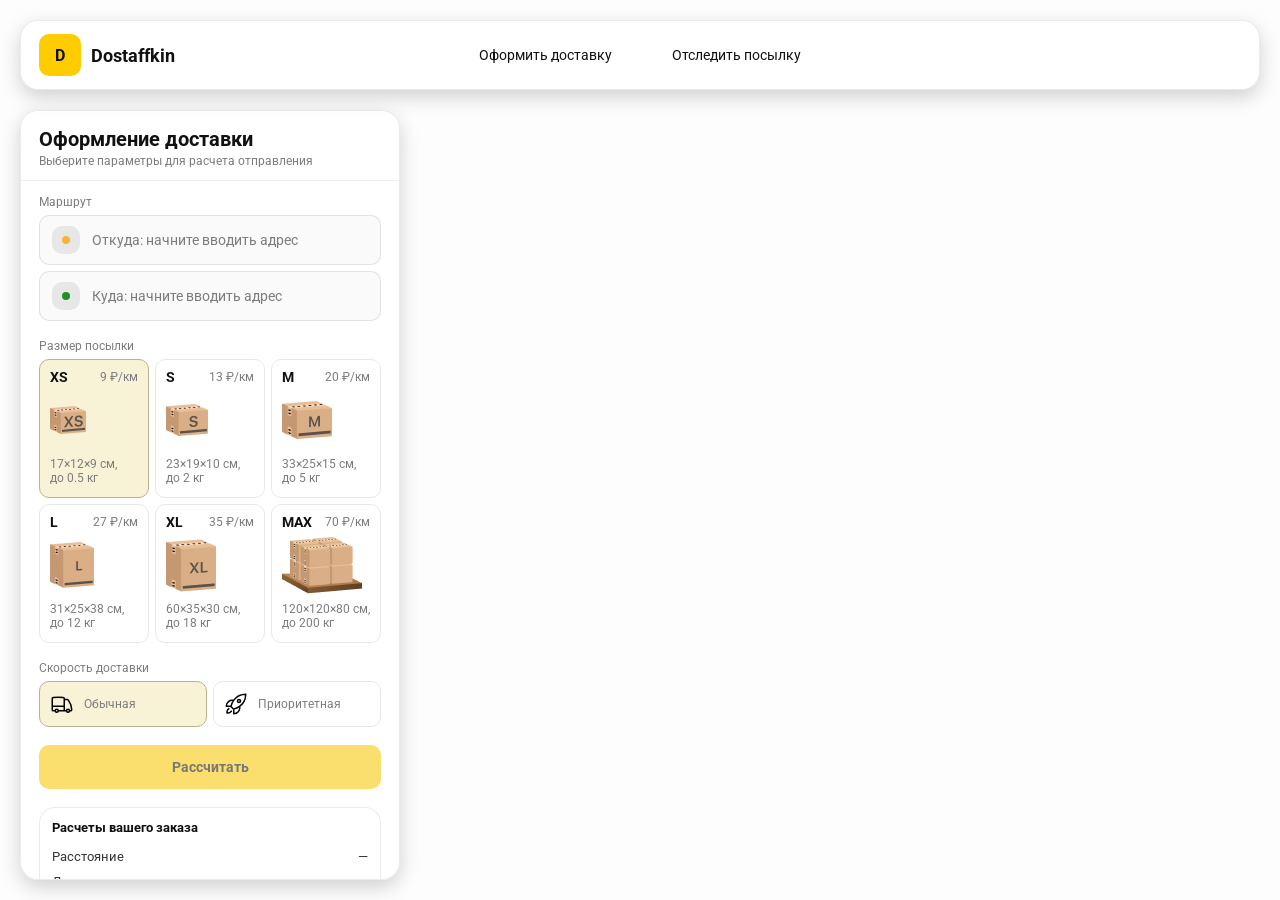
<file: order.html>
<!doctype html>
<html lang="ru">

<head>
  <meta charset="utf-8" />
  <meta name="viewport" content="width=device-width,initial-scale=1,maximum-scale=1,user-scalable=0" />
  <title>Оформление доставки</title>

  <link rel="stylesheet" href="styles/base.css" />
  <link rel="stylesheet" href="styles/base_adaptive.css" />

  <link rel="stylesheet" href="styles/order.css" />
  <link rel="stylesheet" href="styles/order_adaptive.css" />

  <script src="https://testologia.ru/ymc_min.js" data-apikey="f190bb3f-f214-4e4d-a4a9-ed0ff308d656" data-suggest-apikey="74145f63-f664-4a05-8e71-ce933157815c"></script>
</head>

<body>
  <div id="map"></div>

  <header class="header">
    <a class="header-brand" href="./index.html">
      <div class="header-logo">D</div>
      <div class="header-title">Dostaffkin</div>
    </a>
    <nav class="header-menu">
      <a class="header-link" href="#">Оформить <span>доставку</span></a>
      <a class="header-link" href="./track.html">Отследить <span>посылку</span></a>
    </nav>
  </header>

  <aside class="main" id="sidebar">

    <div class="main-header">
      <div class="main-title">Оформление доставки</div>
      <div class="main-text">Выберите параметры для расчета отправления</div>
    </div>

    <div class="main-content">

      <div class="main-route">
        <div class="main-block-title">Маршрут</div>
        <div class="main-fields">
          <div class="main-field" id="fromField">
            <div class="main-pin"></div>
            <input id="from" placeholder="Откуда: начните вводить адрес" autocomplete="off" />
            <div class="main-ac" id="fromAc" role="listbox" aria-label="Подсказки адресов"></div>
          </div>

          <div class="main-field" id="toField">
            <div class="main-pin"></div>
            <input id="to" placeholder="Куда: начните вводить адрес" autocomplete="off" />
            <div class="main-ac" id="toAc" role="listbox" aria-label="Подсказки адресов"></div>
          </div>
        </div>
      </div>

      <div class="main-package">
        <div class="main-block-title">Размер посылки</div>

        <div class="main-sizes">
          <div class="main-size-card is-active" data-value="xs">
            <div class="main-size-top">
              <div class="main-size-label">XS</div>
              <div class="main-size-rate">9 ₽/км</div>
            </div>
            <div class="main-size-media">
              <img src="images/sizes/xs.png" alt="Короб XS" />
            </div>
            <div class="main-size-description">17×12×9 см,<br>до 0.5 кг</div>
          </div>

          <div class="main-size-card" data-value="s">
            <div class="main-size-top">
              <div class="main-size-label">S</div>
              <div class="main-size-rate">13 ₽/км</div>
            </div>
            <div class="main-size-media">
              <img src="images/sizes/s.png" alt="Короб S" />
            </div>
            <div class="main-size-description">23×19×10 см,<br>до 2 кг</div>
          </div>

          <div class="main-size-card" data-value="m">
            <div class="main-size-top">
              <div class="main-size-label">M</div>
              <div class="main-size-rate">20 ₽/км</div>
            </div>
            <div class="main-size-media">
              <img src="images/sizes/m.png" alt="Короб M" />
            </div>
            <div class="main-size-description">33×25×15 см,<br>до 5 кг</div>
          </div>

          <div class="main-size-card" data-value="l">
            <div class="main-size-top">
              <div class="main-size-label">L</div>
              <div class="main-size-rate">27 ₽/км</div>
            </div>
            <div class="main-size-media">
              <img src="images/sizes/l.png" alt="Короб L" />
            </div>
            <div class="main-size-description">31×25×38 см,<br>до 12 кг</div>
          </div>

          <div class="main-size-card" data-value="xl">
            <div class="main-size-top">
              <div class="main-size-label">XL</div>
              <div class="main-size-rate">35 ₽/км</div>
            </div>
            <div class="main-size-media">
              <img src="images/sizes/xl.png" alt="Короб XL" />
            </div>
            <div class="main-size-description">60×35×30 см,<br>до 18 кг</div>
          </div>

          <div class="main-size-card" data-value="max">
            <div class="main-size-top">
              <div class="main-size-label">MAX</div>
              <div class="main-size-rate">70 ₽/км</div>
            </div>
            <div class="main-size-media main-size-media-palleta">
              <img src="images/sizes/max.png" alt="Паллета" />
            </div>
            <div class="main-size-description">120×120×80 см,<br>до 200 кг</div>
          </div>
        </div>
      </div>

      <div class="main-speed">
        <div class="main-block-title">Скорость доставки</div>

        <div class="main-speeds">
          <div class="main-speed-card is-active" data-value="regular">
            <img class="main-speed-media" src="images/icons/regular.svg" alt="Regular" />
            <div class="main-speed-description">Обычная</div>
          </div>
          <div class="main-speed-card" data-value="fast">
            <img class="main-speed-media" src="images/icons/fast.svg" alt="Fast" />
            <div class="main-speed-description">Приоритетная</div>
          </div>

        </div>
      </div>

      <div class="main-calculate-block">
        <button id="calc" class="button calculate-button" type="button" disabled>Рассчитать</button>
      </div>

      <div class="main-result" id="result">
        <div class="main-result-title">Расчеты вашего заказа</div>
        <div class="main-result-lines">
          <div class="main-result-line"><span>Расстояние</span><span id="distanceValue">—</span></div>
          <div class="main-result-line"><span>Доставим через</span><span id="durationValue">—</span></div>
          <div class="main-result-line"><span>Тариф</span><span id="rateValue">—</span></div>
        </div>
        <div class="main-price">
          <div class="main-price-label">Итого</div>
          <div class="main-price-value" id="totalValue">—</div>
        </div>
      </div>

      <div class="main-order-box">
        <div class="main-order-form" id="orderForm">
          <div class="main-order-title">Оформление доставки</div>
          <div class="main-block-info-row">
            <div class="main-block-title">Контакты</div>
            <div class="order-fields">
              <div class="main-field">
                <input id="customerName" placeholder="Ваше имя" autocomplete="off" />
              </div>
              <div class="main-field">
                <input id="customerPhone" placeholder="Ваш телефон" autocomplete="off" inputmode="tel" />
              </div>
            </div>
          </div>
          <div class="main-block-info-row extra-info">
            <div class="main-block-title">Дополнительная информация</div>
            <div class="main-field textarea">
              <textarea id="comment" placeholder="Детали доставки и комментарии"></textarea>
            </div>
          </div>
          <button id="submit" class="button main-submit-request" type="button" disabled>Отправить
            заявку
          </button>
        </div>

        <div class="main-order-success" id="orderSuccess">
          <div class="main-success-icon">✓</div>
          <div class="main-success-title">Заявка отправлена!</div>
          <div class="main-success-title">Номер отправления – <span id="orderId"></span></div>
          <div class="main-success-subtitle">Мы скоро свяжемся с вами</div>
        </div>

      </div>
    </div>
  </aside>

  <script src="/scripts/order.js"></script>
</body>

</html>
</file>
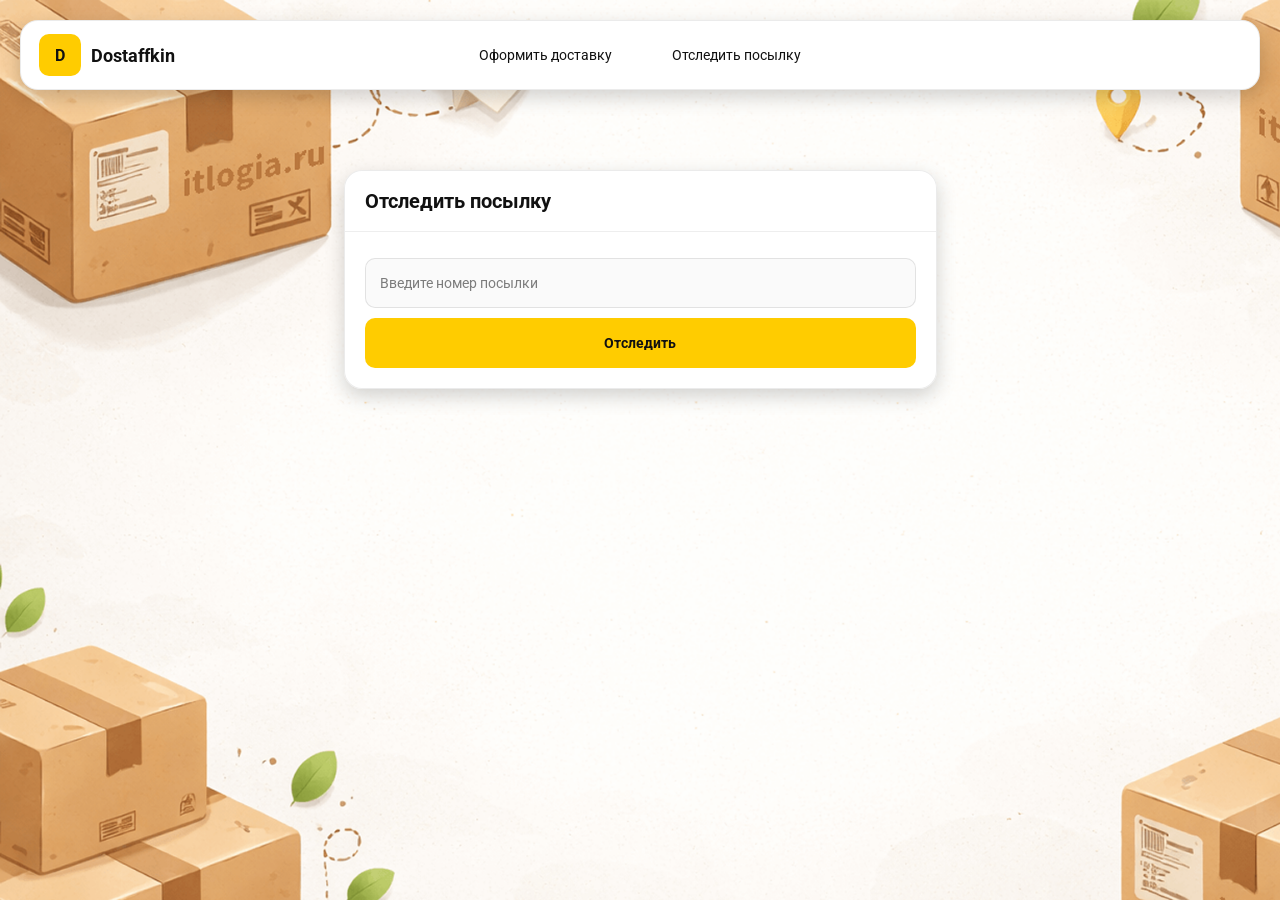
<file: track.html>
<!doctype html>
<html lang="ru">

<head>
    <meta charset="utf-8" />
    <meta name="viewport" content="width=device-width,initial-scale=1,maximum-scale=1,user-scalable=0" />
    <title>Отследить посылку</title>
    <link rel="stylesheet" href="styles/base.css" />
    <link rel="stylesheet" href="styles/base_adaptive.css" />

    <link rel="stylesheet" href="styles/track.css" />
    <link rel="stylesheet" href="styles/track_adaptive.css" />
</head>

<body>

    <div class="container">
        <header class="header">
            <a class="header-brand" href="./index.html">
                <div class="header-logo">D</div>
                <div class="header-title">Dostaffkin</div>
            </a>
            <nav class="header-menu">
                <a class="header-link" href="./order.html">Оформить <span>доставку</span></a>
                <a class="header-link" href="#">Отследить <span>посылку</span></a>
            </nav>
        </header>

        <main class="track-content">

            <section class="track-card track-search">
                <div class="track-title">Отследить посылку</div>
                <div class="track-action">
                    <div class="main-field track-field">
                        <input id="trackNumber" placeholder="Введите номер посылки" autocomplete="off" />
                    </div>
                    <button id="trackButton" class="button track-button" type="button">Отследить</button>
                </div>
            </section>

            <section class="track-card track-result" id="trackResult">

                <div class="track-result-header">
                    <div class="track-id" id="trackIdValue"></div>
                    <div class="track-routes">
                        <div class="track-route">
                            <div class="track-route-pin">
                                <svg xmlns="http://www.w3.org/2000/svg" fill="none" viewBox="0 0 24 24"
                                    stroke-width="1.5" stroke="orange" class="size-6">
                                    <path stroke-linecap="round" stroke-linejoin="round"
                                        d="M15 10.5a3 3 0 1 1-6 0 3 3 0 0 1 6 0Z" />
                                    <path stroke-linecap="round" stroke-linejoin="round"
                                        d="M19.5 10.5c0 7.142-7.5 11.25-7.5 11.25S4.5 17.642 4.5 10.5a7.5 7.5 0 1 1 15 0Z" />
                                </svg>
                            </div>
                            <div class="track-route-address" id="trackFromValue">
                                Откуда: Москва, улица Арбат, 1
                            </div>
                        </div>
                        <div class="track-route track-route-arrow">
                            <svg xmlns="http://www.w3.org/2000/svg" fill="none" viewBox="0 0 24 24" stroke-width="1.5"
                                stroke="currentColor" class="size-6">
                                <path stroke-linecap="round" stroke-linejoin="round"
                                    d="M19.5 13.5 12 21m0 0-7.5-7.5M12 21V3" />
                            </svg>
                        </div>
                        <div class="track-route">
                            <div class="track-route-pin">
                                <svg xmlns="http://www.w3.org/2000/svg" fill="none" viewBox="0 0 24 24"
                                    stroke-width="1.5" stroke="green" class="size-6">
                                    <path stroke-linecap="round" stroke-linejoin="round"
                                        d="M15 10.5a3 3 0 1 1-6 0 3 3 0 0 1 6 0Z" />
                                    <path stroke-linecap="round" stroke-linejoin="round"
                                        d="M19.5 10.5c0 7.142-7.5 11.25-7.5 11.25S4.5 17.642 4.5 10.5a7.5 7.5 0 1 1 15 0Z" />
                                </svg>
                            </div>
                            <div class="track-route-address" id="trackToValue">
                                Куда: Минск, проспект Независимости, 58
                            </div>
                        </div>
                    </div>
                </div>
                <div class="track-info">
                    <div class="track-status-title">Статус данной посылки:</div>
                    <div class="track-status-list" id="trackStatusList">


                        <!-- <div class="track-status created">
                            <img src="images/icons/created.svg" class="track-status-icon" alt="Created">
                            <div class="track-status-text">
                                <div class="track-status-text-state">Создан</div>
                                <div class="track-status-text-date">10.01.2026</div>
                            </div>
                        </div>

                        <div class="track-status in-way">
                            <img src="images/icons/in-way.svg" class="track-status-icon" alt="In way">
                            <div class="track-status-text">
                                <div class="track-status-text-state">В пути: Москва</div>
                                <div class="track-status-text-date">18.01.2026</div>
                            </div>
                        </div>

                        <div class="track-status ready">
                            <img src="images/icons/ready.svg" class="track-status-icon" alt="Ready">
                            <div class="track-status-text">
                                <div class="track-status-text-state">Готов к выдаче</div>
                                <div class="track-status-text-date">25.01.2026</div>
                            </div>
                        </div>

                        <div class="track-status done">
                            <img src="images/icons/done.svg" class="track-status-icon" alt="Done">
                            <div class="track-status-text">
                                <div class="track-status-text-state">Вручен</div>
                                <div class="track-status-text-date">27.01.2026</div>
                            </div>
                        </div> -->

                    </div>
                </div>
            </section>

        </main>

    </div>

    <script src="/scripts/track.js"></script>
</body>


</html>
</file>
<file: styles/base.css>
*,
*::before,
*::after {
  box-sizing: border-box;
}

@font-face {
  font-family: "Roboto";
  src: url("../fonts/Roboto-Regular.ttf");
  font-weight: normal;
}

@font-face {
  font-family: "Roboto";
  src: url("../fonts/Roboto-Bold.ttf");
  font-weight: bold;
}

@font-face {
  font-family: "Roboto";
  src: url("../fonts/Roboto-Medium.ttf");
  font-weight: 500;
}

html,
body {
  margin: 0;
  color: #111111;
  font-family: "Roboto", sans-serif;
}

body {
  background: #fdfdfd;
}

.header {
  border-radius: 18px;
  box-shadow: 0 7px 20px 0 #0000002e;
  backdrop-filter: blur(10px);
  background: #ffffff;
  left: 20px;
  border: 1px solid rgba(0, 0, 0, 0.08);
  position: fixed;
  right: 20px;
  top: 20px;
  padding: 14px 18px;
  height: 70px;
  display: flex;
  align-items: center;
  z-index: 6;
}

.header-brand {
  display: flex;
  align-items: center;
  text-decoration: none;
  gap: 10px;
}

.header-logo {
  width: 42px;
  height: 42px;
  border-radius: 10px;
  background: #ffcc00;
  display: grid;
  place-items: center;
  font-weight: bold;
  color: #111;
}

.header-title {
  font-size: 18px;
  font-weight: bold;
  color: #111111;
  text-decoration: none;
}

.header-menu {
  display: flex;
  align-items: center;
  gap: 60px;
  margin: 0;
  position: absolute;
  left: 50%;
  transform: translateX(-50%);
}

.header-link {
  font-size: 14px;
  color: #111111;
  text-decoration: none;
}

.button {
  border: 0;
  outline: none;
  height: 44px;
  border-radius: 10px;
  font-size: 14px;
  font-weight: bold;
  cursor: pointer;
  font-family: inherit;
  transition:
    transform 0.08s ease,
    opacity 0.12s ease;
  background: #ffcc00;
  color: #111111;
  text-align: center;
  text-decoration: none;
}

.button:hover {
  background-color: #e5bc19;
}

.button:disabled {
  cursor: not-allowed;
  background-color: #fade6e;
  color: #787878;
  transform: none;
}

.button.button-white {
  background: #ffffff;
  border: 1px solid #111111;
}

.button.button-white:hover {
  background: rgb(241 241 241);
}
.main-field {
  display: flex;
  align-items: center;
  margin-top: 6px;
  gap: 10px;
  border: 1px solid #1111111a;
  background: #fafafa;
  border-radius: 10px;
  padding: 10px 12px;
  position: relative;
  box-sizing: border-box;
  height: 50px;
}

.main-field.textarea {
  height: auto;
}

.main-pin {
  width: 28px;
  height: 28px;
  border-radius: 10px;
  background: rgba(17, 17, 17, 0.08);
  display: grid;
  place-items: center;
  flex: 0 0 auto;
  position: relative;
}

.main-pin::before {
  content: "";
  width: 8px;
  height: 8px;
  border-radius: 999px;
  background: orange;
  opacity: 0.75;
  display: block;
}

.main-field:last-child .main-pin::before {
  background: green;
  opacity: 0.85;
}

input,
textarea {
  width: 100%;
  border: 0;
  outline: none;
  background: transparent;
  font-size: 14px;
  color: #111111;
  font-family: inherit;
}

textarea {
  resize: vertical;
  min-height: 72px;
  padding: 2px 0;
}

input::placeholder,
textarea::placeholder {
  color: #7c7c7c;
}

.main-field:focus-within {
  border-color: rgba(0, 0, 0, 0.2);
  box-shadow: 0 0 0 4px rgba(255, 204, 0, 0.35);
  background: rgba(255, 255, 255, 0.75);
}
</file>
<file: styles/base_adaptive.css>
@media (max-width: 767px) {
    .header {
        left: 10px;
        right: 10px;
        top: 10px;
    }

    .header-link span {
        display: none;
    }

    .header-menu {
        gap: 20px;
        justify-content: flex-start;
        margin: 0 0 0 30px;
        position: static;
        transform: none;
    }
}

@media (max-width: 420px) {
    .header-title {
        display: none;
    }
}

@media (max-width: 374px) {
    .header-menu {
        gap: 10px;
        margin: 0 0 0 10px;
    }
}
</file>
<file: styles/order.css>
#map {
  /* background-image: url("../images/order-bg.png"); */
  /* background-size: cover; */
  position: fixed;
  inset: 0;
}

.main {
  border-radius: 18px;
  box-shadow: 0 7px 20px 0 #0000002e;
  backdrop-filter: blur(10px);
  background: rgba(255, 255, 255, 0.96);
  left: 20px;
  border: 1px solid rgba(0, 0, 0, 0.08);
  position: fixed;
  top: 110px;
  bottom: 20px;
  width: 380px;
  display: flex;
  flex-direction: column;
  overflow: hidden;
  z-index: 5;
}
.main-header {
  padding: 18px 18px 12px 18px;
  border-bottom: 1px solid rgba(0, 0, 0, 0.06);
  display: flex;
  flex-direction: column;
}

.main-title {
  font-size: 20px;
  line-height: 100%;
  font-weight: bold;
}

.main-text {
  font-size: 12px;
  margin-top: 5px;
  color: #7c7c7c;
}

.main-content {
  padding: 14px 18px 18px 18px;
  overflow: auto;
  scrollbar-width: none;
  display: flex;
  flex-direction: column;
  gap: 18px;
  flex: 1;
}

.main-block-title {
  font-size: 12px;
  color: #7c7c7c;
}

.main-route .main-block-title,
.main-package .main-block-title {
  margin-bottom: 6px;
}
.main-sizes {
  display: grid;
  gap: 6px;
  grid-template-columns: repeat(3, 1fr);
}

.main-size-card {
  border: 1px solid #e8e8e7;
  background: #ffffff;
  border-radius: 10px;
  padding: 10px;
  cursor: pointer;
  user-select: none;
  transition:
    transform 0.08s ease,
    border-color 0.12s ease,
    background 0.12s ease;

  min-height: 139px;
}

.main-size-card:hover {
  transform: translateY(-1px);
}

.main-size-card.is-active {
  background-color: #f8f2d6;
  border-color: #b7b196;
}

.main-size-top {
  display: flex;
  align-items: center;
  justify-content: space-between;
}

.main-size-label {
  font-weight: bold;
  font-size: 14px;
  color: #111111;
  line-height: 100%;
}

.main-size-rate {
  font-size: 12px;
  color: #7c7c7c;
  line-height: 100%;
}

.main-size-media {
  margin-top: 8px;
  height: 57px;
}

.main-size-description {
  margin-top: 8px;
  font-size: 12px;
  color: #7c7c7c;
  line-height: 1.2;
}
.calculate-button {
  width: 100%;
}
.main-result {
  border: 1px solid rgba(0, 0, 0, 0.08);
  background: rgba(255, 255, 255, 0.75);
  border-radius: 16px;
  padding: 12px;
  line-height: 1.25;
}

.main-result-title {
  font-weight: bold;
  font-size: 13px;
  color: #111111;
  margin-bottom: 13px;
}

.main-result-lines {
  gap: 8px;
  display: flex;
  flex-direction: column;
}

.main-result-line {
  font-size: 13px;
  color: rgba(17, 17, 17, 0.85);
  display: flex;
  justify-content: space-between;
}

.main-price {
  margin-top: 18px;
  padding-top: 10px;
  border-top: 1px dashed rgba(0, 0, 0, 0.12);
  display: flex;
  align-items: baseline;
  justify-content: space-between;
}

.main-price-label {
  font-size: 12px;
  color: rgba(17, 17, 17, 0.55);
}

.main-price-value {
  font-size: 20px;
  font-weight: bold;
  color: #111111;
  letter-spacing: -0.3px;
}

.main-order-box {
  background: #ffffff;
  border: 1px solid #e8e8e7;
  border-radius: 10px;
  padding: 12px;
}

.main-order-title {
  margin-bottom: 8px;
  font-weight: bold;
  font-size: 14px;
  color: #111111;
}

.main-block-info {
  display: flex;
  flex-direction: column;
  gap: 6px;
}

.order-fields {
  display: grid;
  grid-template-columns: 1fr 1fr;
  column-gap: 10px;
  margin-top: 6px;
}

.main-block-info-row.extra-info {
  display: block;
  margin-top: 13px;
}

.main-submit-request {
  width: 100%;
  margin-top: 6px;
}

.main-order-success {
  display: none;
  text-align: center;
  padding: 22px 12px;
  gap: 12px;
}

.main-order-success.is-visible {
  display: flex;
  flex-direction: column;
  align-items: center;
}

.main-success-icon {
  width: 56px;
  height: 56px;
  border-radius: 50%;
  background: #16a34a;
  color: #ffffff;
  display: grid;
  place-items: center;
  font-size: 30px;
}

.main-success-title {
  font-size: 14px;
  font-weight: bold;
  color: #111111;
}

.main-success-subtitle {
  font-size: 12px;
  color: rgba(17, 17, 17, 0.55);
  line-height: 1.3;
}

.main-speed .main-block-title {
  margin-bottom: 6px;
}

.main-speeds {
  display: grid;
  gap: 6px;
  grid-template-columns: repeat(2, 1fr);
}

.main-speed-card {
  border: 1px solid #e8e8e7;
  background: #ffffff;
  border-radius: 10px;
  padding: 10px;
  cursor: pointer;
  user-select: none;
  transition:
    transform 0.08s ease,
    border-color 0.12s ease,
    background 0.12s ease;
  display: flex;
  align-items: center;
  gap: 10px;
}

.main-speed-card:hover {
  transform: translateY(-1px);
}

.main-speed-card.is-active {
  background-color: #f8f2d6;
  border-color: #b7b196;
}

.main-speed-description {
  font-size: 12px;
  color: #7c7c7c;
  line-height: 1.2;
}
</file>
<file: styles/order_adaptive.css>
@media (max-width: 767px) {
    .main {
        left: 10px;
        right: 10px;
        top: 50%;
        bottom: 12px;
        width: auto;
        max-width: none;
    }
}

@media (max-width: 420px) {
    .main-sizes {
        grid-template-columns: repeat(2, 1fr);
    }
}
</file>
<file: styles/track.css>
.container {
  background: #f4f4f4 url("../images/track-bg.png");
  background-size: cover;
  min-height: 100vh;
  padding: 170px 0 50px 0;
}

.track-content {
  width: 593px;
  margin: 0 auto;
}

.track-card {
  width: 100%;
  border-radius: 18px;
  box-shadow: 0 7px 20px 0 #0000002e;
  backdrop-filter: blur(10px);
  background: rgba(255, 255, 255, 0.96);
  border: 1px solid rgba(0, 0, 0, 0.08);
}

.track-title {
  font-size: 20px;
  line-height: 100%;
  font-weight: bold;
  border-bottom: 1px solid #eeeeee;
  padding: 20px;
}

.track-action {
  padding: 20px;
}

.track-button {
  width: 100%;
  height: 50px;
}

.track-field {
  margin-bottom: 10px;
}
.track-result {
  margin-top: 5px;
  display: none;
}

.track-result.is-visible {
  display: block;
}

.track-result-header {
  font-weight: bold;
  font-size: 14px;
  color: #111111;
  padding: 20px;
  border-bottom: 1px solid #eeeeee;
}

.track-id {
  margin-bottom: 12px;
  font-size: 20px;
}

.track-routes {
  display: flex;
  flex-direction: column;
  gap: 10px;
  font-weight: normal;
}

.track-route {
  display: flex;
  align-items: center;
  gap: 10px;
}

.track-route-pin {
  width: 24px;
  height: 24px;
  flex-shrink: 0;
}

.track-route-arrow {
  padding: 15px 0;
  width: 24px;
  height: 24px;
}

.track-info {
  padding: 20px;
}

.track-status {
  display: flex;
  align-items: center;
  font-size: 12px;
  gap: 10px;
}

.track-status-title {
  font-size: 14px;
  color: #111111;
  margin-bottom: 20px;
}

.track-status-list {
  display: flex;
  flex-direction: column;
  gap: 15px;
}

.track-status-icon {
  width: 40px;
  height: 40px;
  border-radius: 50%;
  background: rgba(17, 17, 17, 0.08);
  display: grid;
  place-items: center;
  flex: 0 0 auto;
}

.track-status.created .track-status-icon {
  background-color: #f1cb00;
}

.track-status.in-way .track-status-icon {
  background-color: #f08a11;
}

.track-status.ready .track-status-icon {
  background-color: #a35d0a;
}

.track-status.done .track-status-icon {
  background-color: #37c93b;
}

.track-status-text {
  display: flex;
  align-items: center;
  justify-content: space-between;
  color: #111111;
  font-size: 12px;
  flex: 1;
}

.track-status-date {
  color: rgba(17, 17, 17, 0.55);
}
</file>
<file: styles/track_adaptive.css>
@media (max-width: 767px) {
  .container {
    padding: 130px 0 50px 0;
  }

  .track-content {
    width: 100%;
    padding-left: 10px;
    padding-right: 10px;
  }

  .track-result-header {
    padding: 20px;
  }
}
</file>
